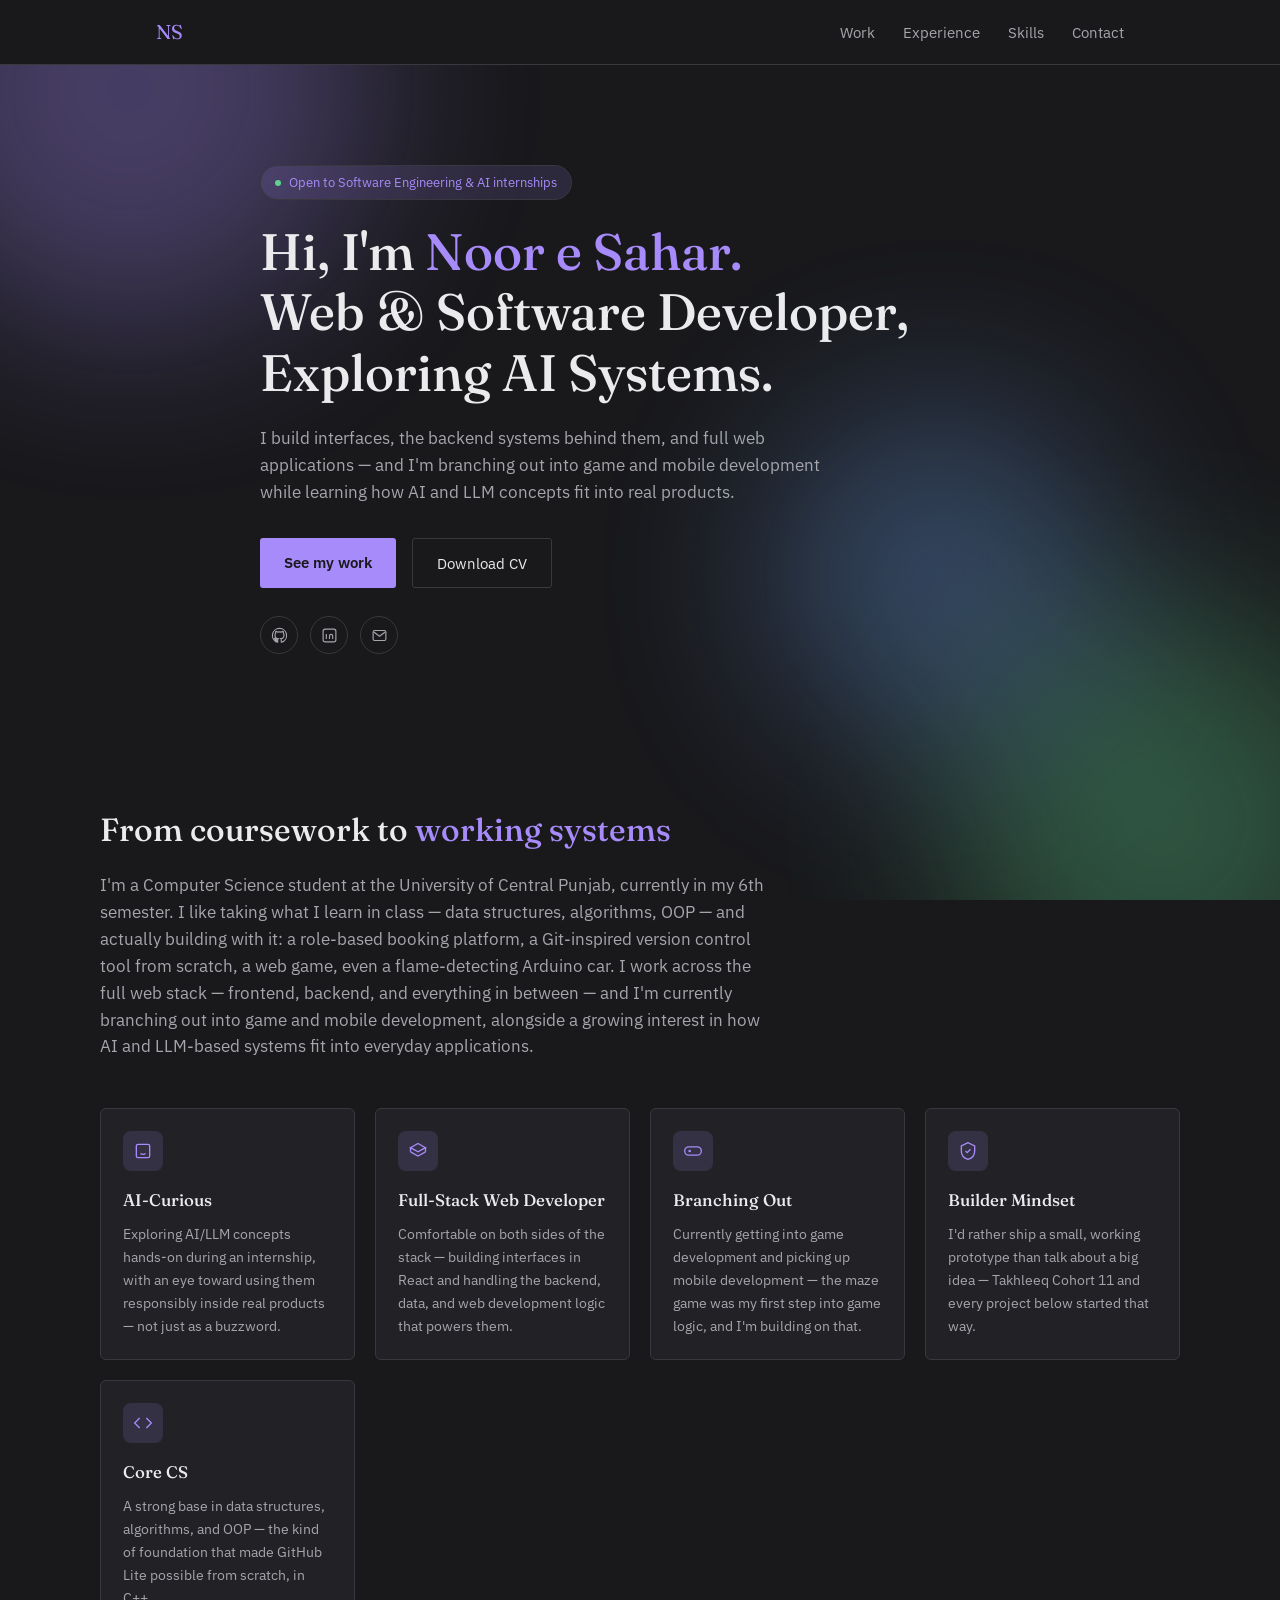
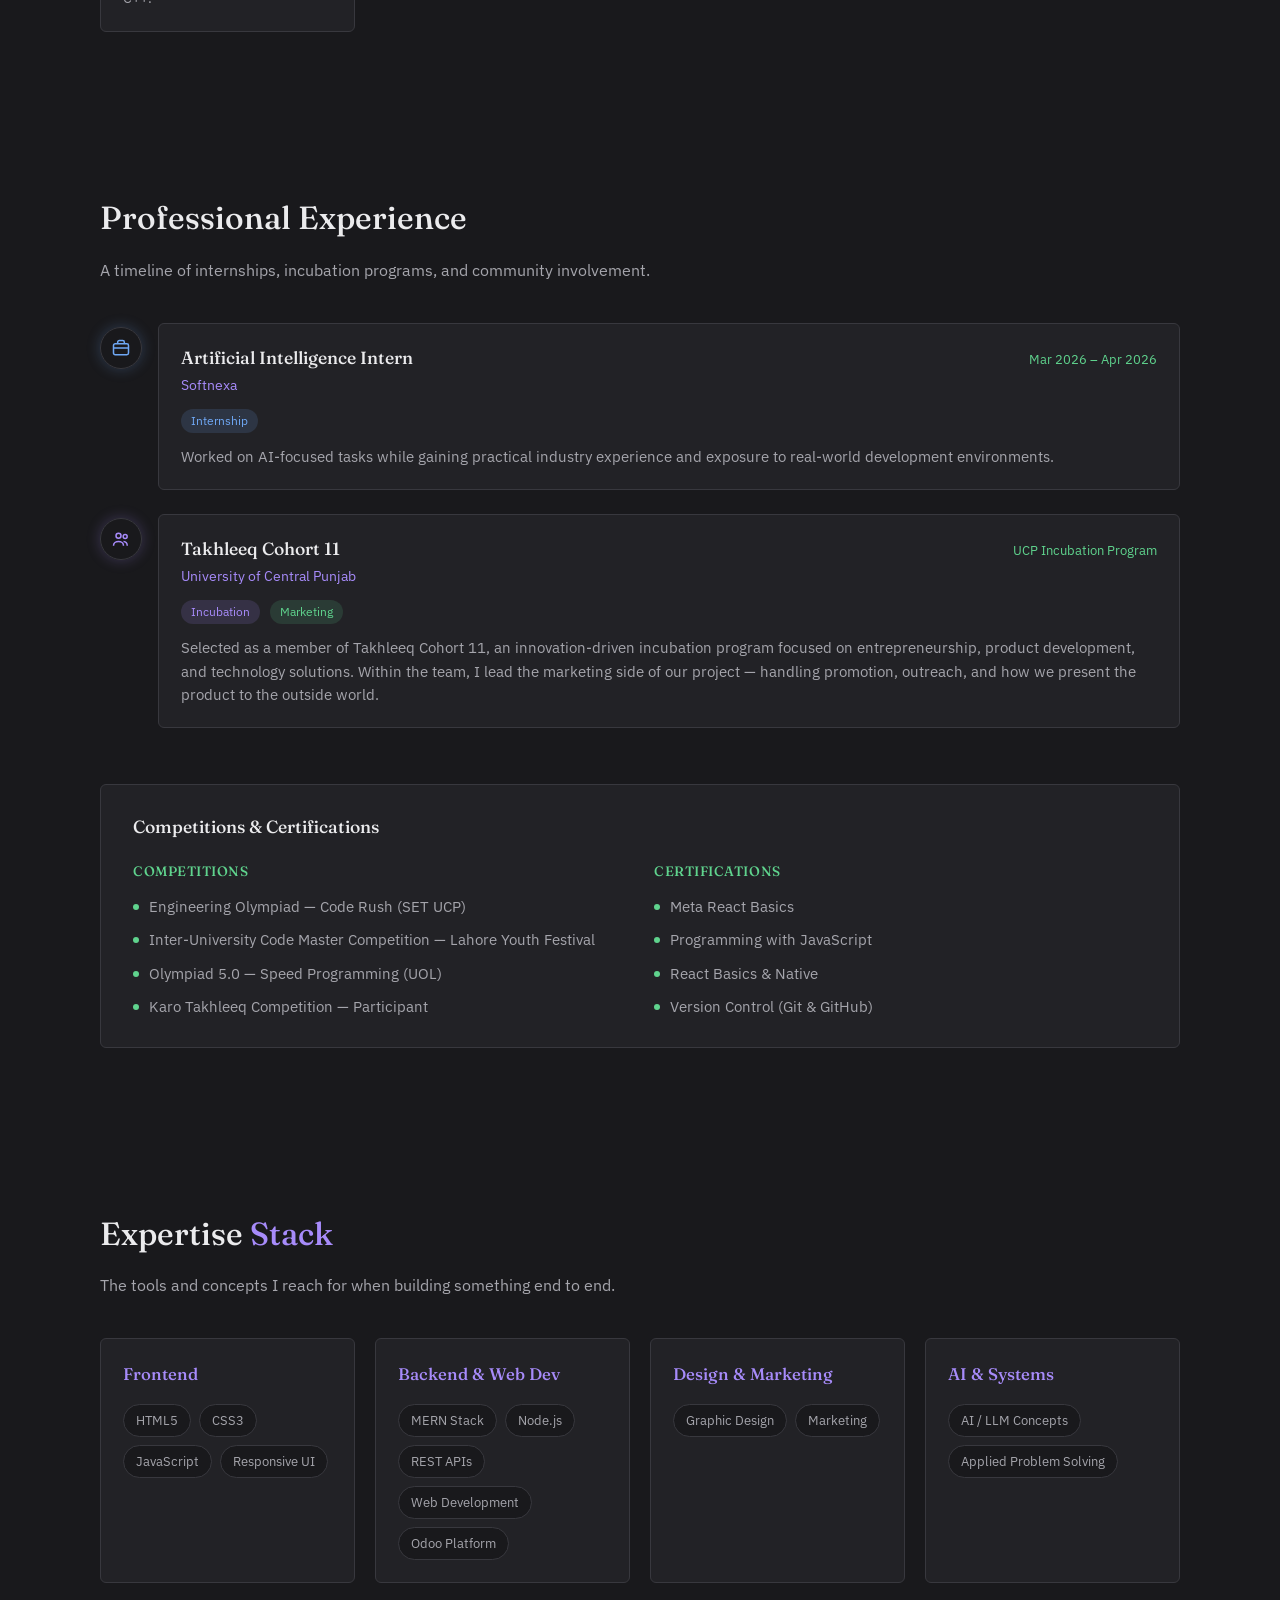
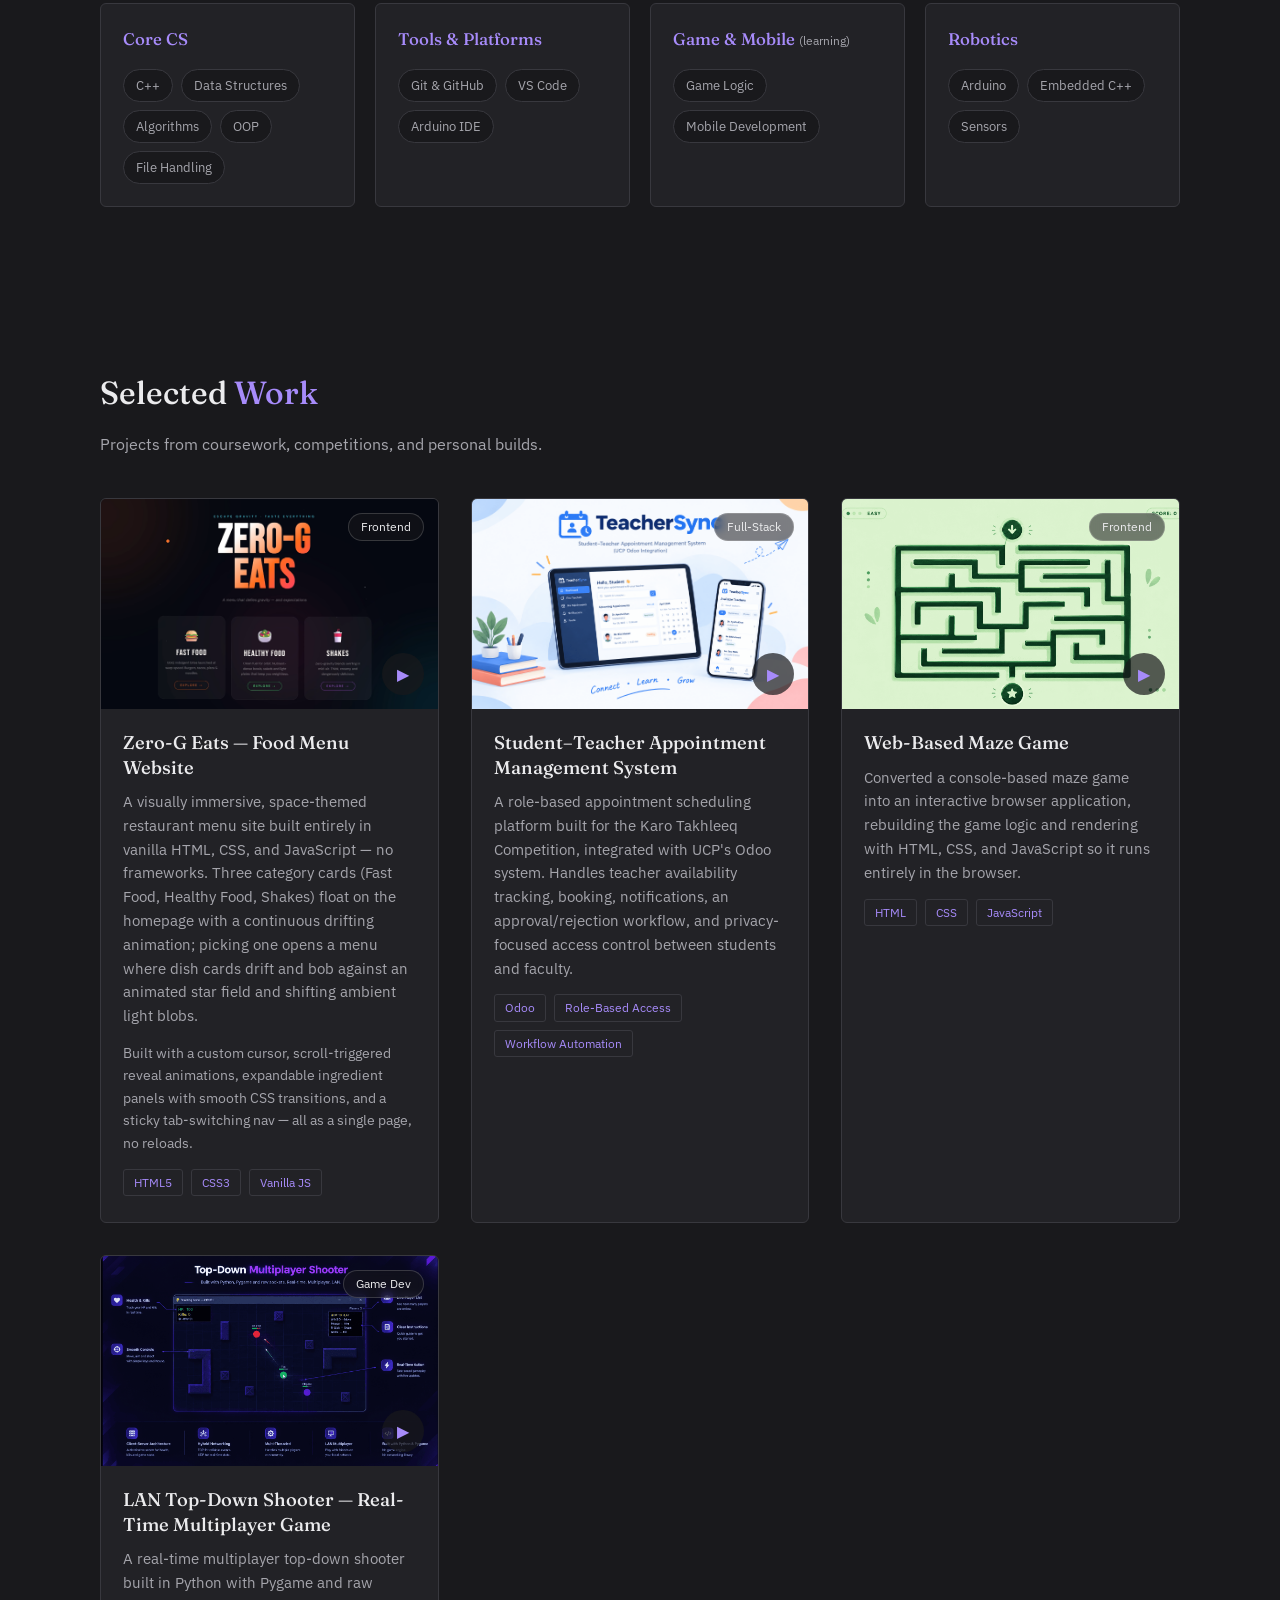
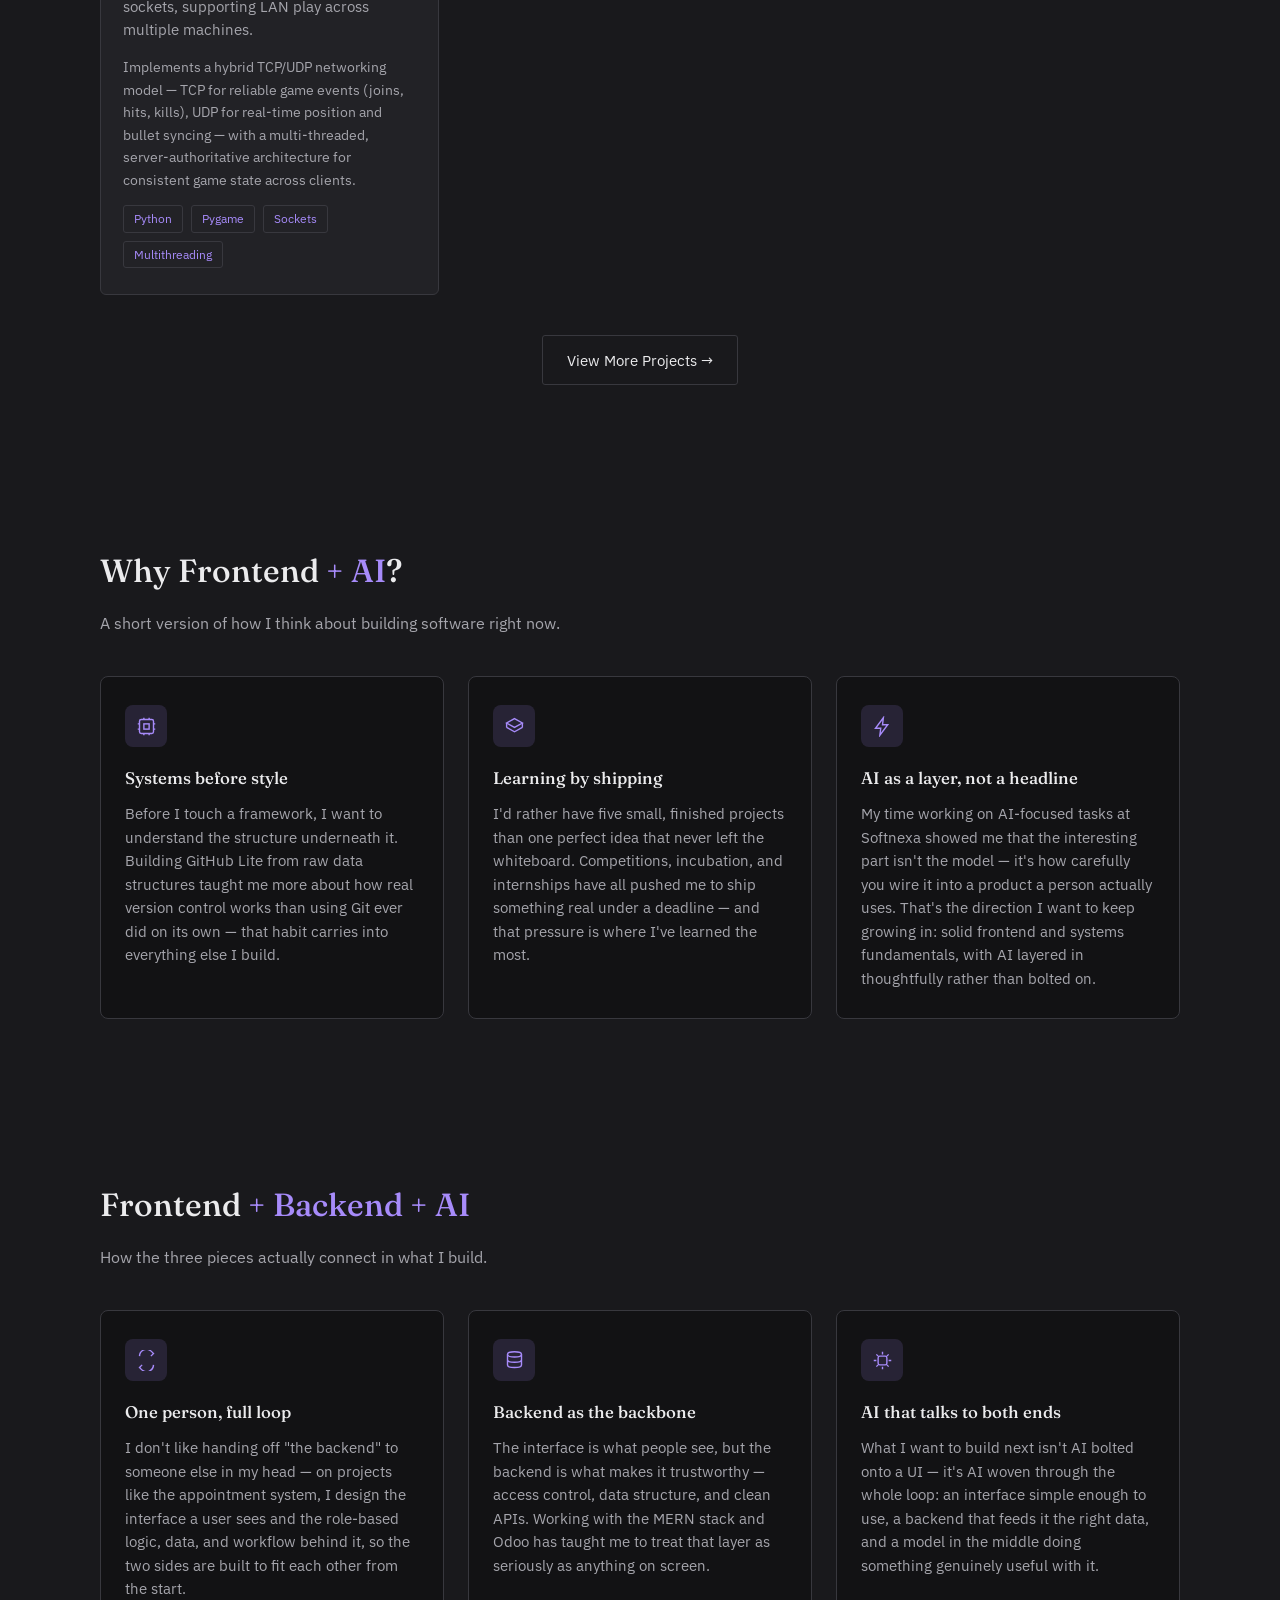
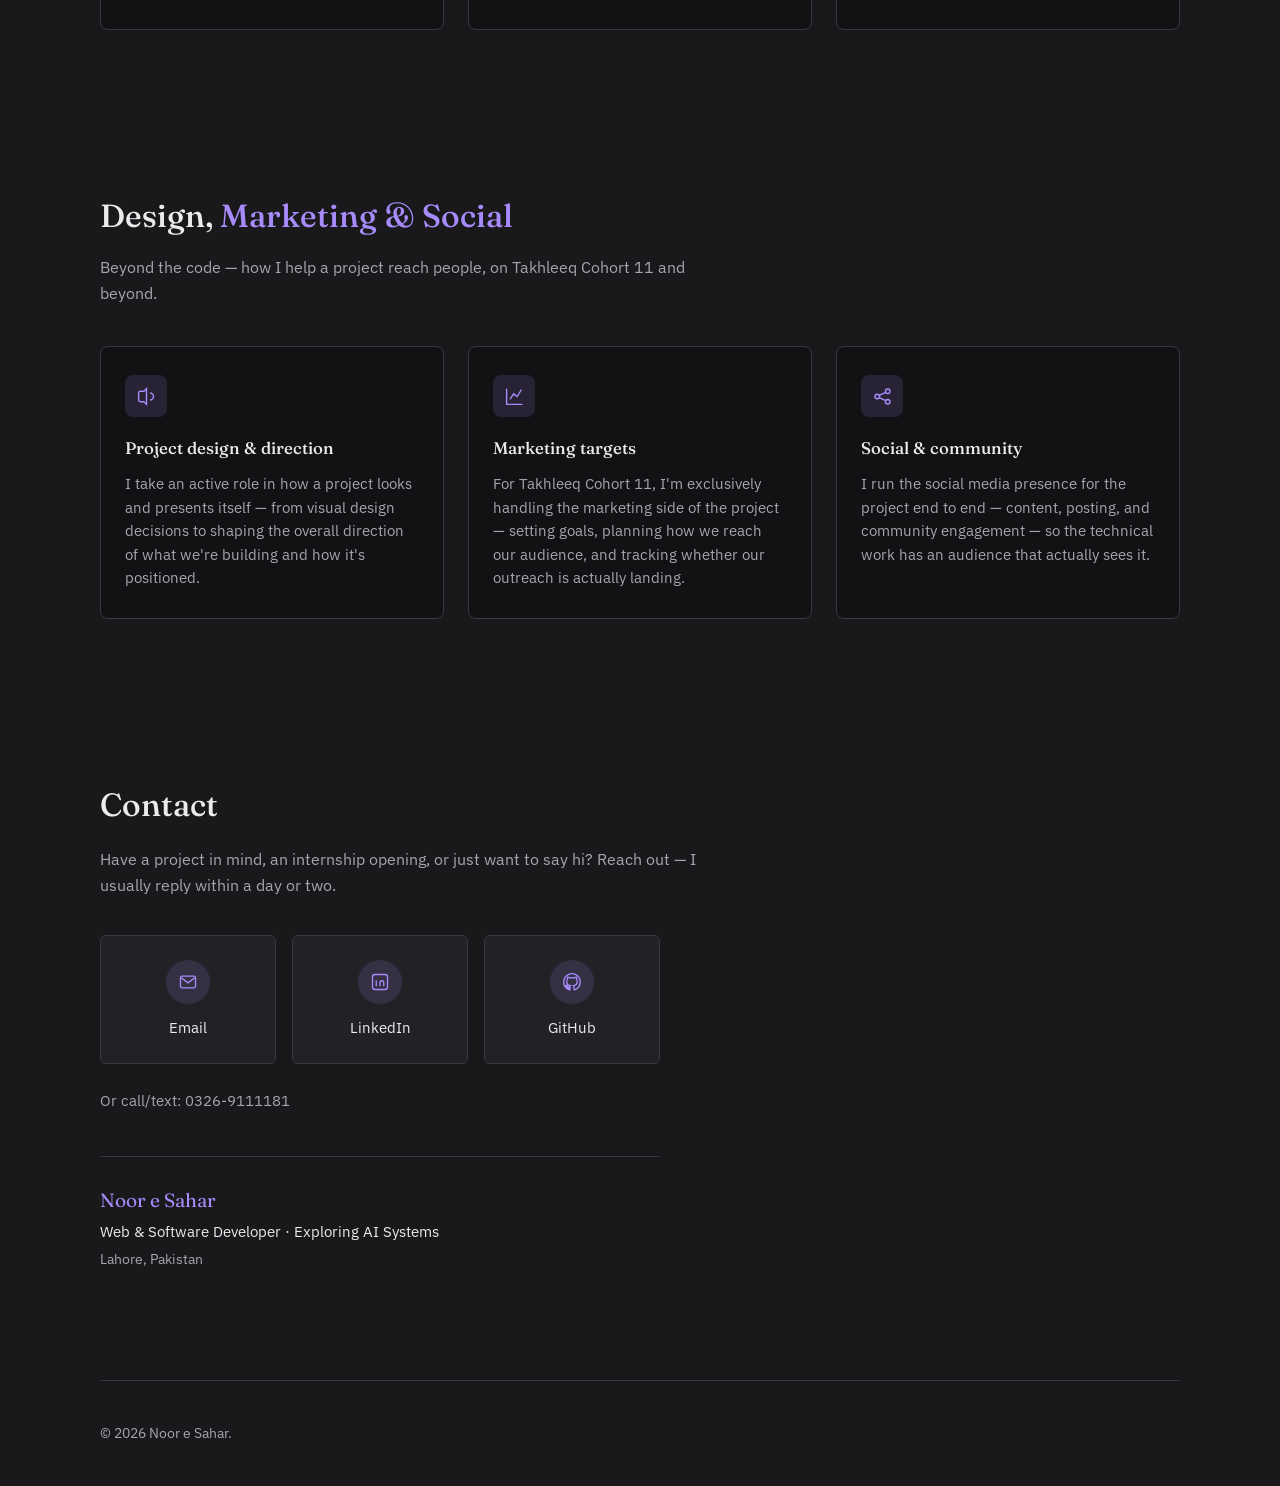
<file: index.html>
<!DOCTYPE html>
<html lang="en">
<head>
<meta charset="UTF-8">
<meta name="viewport" content="width=device-width, initial-scale=1.0, viewport-fit=cover">
<title>Noor e Sahar — Portfolio</title>
<meta name="description" content="Portfolio of Noor e Sahar — Computer Science undergraduate and aspiring Software Engineering / AI Intern. Projects, experience, and contact.">
<link rel="preconnect" href="https://fonts.googleapis.com">
<link rel="preconnect" href="https://fonts.gstatic.com" crossorigin>
<link href="https://fonts.googleapis.com/css2?family=Fraunces:opsz,wght@9..144,400;9..144,500;9..144,600&family=IBM+Plex+Sans:wght@400;500;600&display=swap" rel="stylesheet">
<link rel="stylesheet" href="style.css">
</head>
<body>

<div class="bg-animated" aria-hidden="true">
  <div class="bg-blob bg-blob-1"></div>
  <div class="bg-blob bg-blob-2"></div>
  <div class="bg-blob bg-blob-3"></div>
</div>

<header class="site-header">
  <div class="wrap header-inner">
    <a href="#top" class="logo">NS</a>
    <nav class="nav">
      <a href="#work">Work</a>
      <a href="#experience">Experience</a>
      <a href="#skills">Skills</a>
      <a href="#contact">Contact</a>
    </nav>
    <button class="nav-toggle" id="navToggle" aria-label="Toggle menu" aria-expanded="false">
      <span></span><span></span><span></span>
    </button>
  </div>
</header>

<main id="top">

  <!-- HERO -->
  <section class="hero wrap">
    <span class="hero-badge"><i class="dot"></i>Open to Software Engineering &amp; AI internships</span>
    <h1 class="hero-title">Hi, I'm <span>Noor e Sahar.</span><br>Web &amp; Software Developer,<br>Exploring AI Systems.</h1>
    <p class="hero-sub">I build interfaces, the backend systems behind them, and full web applications — and I'm branching out into game and mobile development while learning how AI and LLM concepts fit into real products.</p>
    <div class="hero-actions">
      <a href="#work" class="btn btn-primary">See my work</a>
      <a href="assets/cv.pdf" target="_blank" rel="noopener" class="btn btn-ghost">Download CV</a>
    </div>
    <div class="social-row">
      <a href="https://github.com/Saharenoor" target="_blank" rel="noopener" aria-label="GitHub" class="social-icon">
        <svg viewBox="0 0 24 24" fill="none" stroke="currentColor" stroke-width="1.6"><path d="M12 2a10 10 0 0 0-3.16 19.49c.5.1.68-.22.68-.48v-1.7c-2.78.6-3.37-1.34-3.37-1.34-.46-1.16-1.11-1.47-1.11-1.47-.9-.62.07-.6.07-.6 1 .07 1.53 1.03 1.53 1.03.9 1.52 2.34 1.08 2.91.83.09-.65.35-1.08.63-1.33-2.22-.25-4.56-1.11-4.56-4.94 0-1.09.39-1.98 1.03-2.68-.1-.25-.45-1.27.1-2.65 0 0 .84-.27 2.75 1.02a9.5 9.5 0 0 1 5 0c1.9-1.3 2.74-1.02 2.74-1.02.56 1.38.2 2.4.1 2.65.64.7 1.03 1.6 1.03 2.68 0 3.84-2.35 4.68-4.58 4.93.36.31.68.92.68 1.85v2.74c0 .27.18.58.69.48A10 10 0 0 0 12 2Z"/></svg>
      </a>
      <a href="https://linkedin.com/in/noor-e-sahar-529540300" target="_blank" rel="noopener" aria-label="LinkedIn" class="social-icon">
        <svg viewBox="0 0 24 24" fill="none" stroke="currentColor" stroke-width="1.6"><rect x="3" y="3" width="18" height="18" rx="3"/><path d="M7.5 10v7M7.5 7v.01M12 17v-4.2c0-1.5.9-2.3 2.1-2.3 1.2 0 2.4.8 2.4 2.3V17"/></svg>
      </a>
      <a href="mailto:saharenoor518@gmail.com" aria-label="Email" class="social-icon">
        <svg viewBox="0 0 24 24" fill="none" stroke="currentColor" stroke-width="1.6"><rect x="3" y="5" width="18" height="14" rx="2"/><path d="m4 7 8 6 8-6"/></svg>
      </a>
    </div>
  </section>

  <!-- ABOUT / PHILOSOPHY -->
  <section class="about wrap" id="about">
    <h2 class="section-num reveal">From coursework to <span class="accent-text">working systems</span></h2>
    <p class="about-lead reveal">I'm a Computer Science student at the University of Central Punjab, currently in my 6th semester. I like taking what I learn in class — data structures, algorithms, OOP — and actually building with it: a role-based booking platform, a Git-inspired version control tool from scratch, a web game, even a flame-detecting Arduino car. I work across the full web stack — frontend, backend, and everything in between — and I'm currently branching out into game and mobile development, alongside a growing interest in how AI and LLM-based systems fit into everyday applications.</p>

    <div class="feature-cards">
      <div class="feature-card reveal">
        <div class="feature-icon">
          <svg viewBox="0 0 24 24" fill="none" stroke="currentColor" stroke-width="1.6"><rect x="4" y="4" width="16" height="16" rx="2"/><path d="M9 9h.01M15 9h.01M9 15c.7.7 1.9 1 3 1s2.3-.3 3-1"/></svg>
        </div>
        <h3>AI-Curious</h3>
        <p>Exploring AI/LLM concepts hands-on during an internship, with an eye toward using them responsibly inside real products — not just as a buzzword.</p>
      </div>
      <div class="feature-card reveal">
        <div class="feature-icon">
          <svg viewBox="0 0 24 24" fill="none" stroke="currentColor" stroke-width="1.6"><path d="m12 3 9 5-9 5-9-5 9-5Z"/><path d="m3 13 9 5 9-5M3 8v5M21 8v5"/></svg>
        </div>
        <h3>Full-Stack Web Developer</h3>
        <p>Comfortable on both sides of the stack — building interfaces in React and handling the backend, data, and web development logic that powers them.</p>
      </div>
      <div class="feature-card reveal">
        <div class="feature-icon">
          <svg viewBox="0 0 24 24" fill="none" stroke="currentColor" stroke-width="1.6"><rect x="2" y="7" width="20" height="10" rx="5"/><circle cx="8" cy="12" r="1.6" fill="currentColor" stroke="none"/><path d="M14.5 10.5h.01M17 12h.01M15.7 13.5h.01"/></svg>
        </div>
        <h3>Branching Out</h3>
        <p>Currently getting into game development and picking up mobile development — the maze game was my first step into game logic, and I'm building on that.</p>
      </div>
      <div class="feature-card reveal">
        <div class="feature-icon">
          <svg viewBox="0 0 24 24" fill="none" stroke="currentColor" stroke-width="1.6"><path d="M12 2 4 6v6c0 5 3.4 8.7 8 10 4.6-1.3 8-5 8-10V6l-8-4Z"/><path d="m9 12 2 2 4-4"/></svg>
        </div>
        <h3>Builder Mindset</h3>
        <p>I'd rather ship a small, working prototype than talk about a big idea — Takhleeq Cohort 11 and every project below started that way.</p>
      </div>
      <div class="feature-card reveal">
        <div class="feature-icon">
          <svg viewBox="0 0 24 24" fill="none" stroke="currentColor" stroke-width="1.6"><path d="m8 6-6 6 6 6M16 6l6 6-6 6"/></svg>
        </div>
        <h3>Core CS</h3>
        <p>A strong base in data structures, algorithms, and OOP — the kind of foundation that made GitHub Lite possible from scratch, in C++.</p>
      </div>
    </div>
  </section>

  <!-- EXPERIENCE -->
  <section class="experience wrap" id="experience">
    <h2 class="section-num reveal">Professional Experience</h2>
    <p class="section-sub reveal">A timeline of internships, incubation programs, and community involvement.</p>

    <div class="timeline">
      <div class="timeline-item reveal">
        <div class="timeline-icon timeline-icon--blue">
          <svg viewBox="0 0 24 24" fill="none" stroke="currentColor" stroke-width="1.8"><rect x="3" y="7" width="18" height="13" rx="2"/><path d="M8 7V5a2 2 0 0 1 2-2h4a2 2 0 0 1 2 2v2M3 12h18"/></svg>
        </div>
        <div class="timeline-card">
          <div class="timeline-head">
            <h3>Artificial Intelligence Intern</h3>
            <span class="timeline-date">Mar 2026 – Apr 2026</span>
          </div>
          <p class="timeline-org">Softnexa</p>
          <span class="timeline-tag timeline-tag--blue">Internship</span>
          <p>Worked on AI-focused tasks while gaining practical industry experience and exposure to real-world development environments.</p>
        </div>
      </div>

      <div class="timeline-item reveal">
        <div class="timeline-icon timeline-icon--purple">
          <svg viewBox="0 0 24 24" fill="none" stroke="currentColor" stroke-width="1.8"><circle cx="9" cy="8" r="3"/><circle cx="17" cy="9" r="2.4"/><path d="M3 20c0-3 2.7-5 6-5s6 2 6 5M15 15c2.6.2 4.5 1.8 4.5 5"/></svg>
        </div>
        <div class="timeline-card">
          <div class="timeline-head">
            <h3>Takhleeq Cohort 11</h3>
            <span class="timeline-date">UCP Incubation Program</span>
          </div>
          <p class="timeline-org">University of Central Punjab</p>
          <span class="timeline-tag timeline-tag--purple">Incubation</span>
          <span class="timeline-tag timeline-tag--green">Marketing</span>
          <p>Selected as a member of Takhleeq Cohort 11, an innovation-driven incubation program focused on entrepreneurship, product development, and technology solutions. Within the team, I lead the marketing side of our project — handling promotion, outreach, and how we present the product to the outside world.</p>
        </div>
      </div>
    </div>

    <div class="achievements reveal">
      <h3 class="achievements-title">Competitions &amp; Certifications</h3>
      <div class="achievements-grid">
        <div>
          <h4 class="achievements-sub">Competitions</h4>
          <ul>
            <li>Engineering Olympiad — Code Rush (SET UCP)</li>
            <li>Inter-University Code Master Competition — Lahore Youth Festival</li>
            <li>Olympiad 5.0 — Speed Programming (UOL)</li>
            <li>Karo Takhleeq Competition — Participant</li>
          </ul>
        </div>
        <div>
          <h4 class="achievements-sub">Certifications</h4>
          <ul>
            <li>Meta React Basics</li>
            <li>Programming with JavaScript</li>
            <li>React Basics &amp; Native</li>
            <li>Version Control (Git &amp; GitHub)</li>
          </ul>
        </div>
      </div>
    </div>
  </section>

  <!-- SKILLS / EXPERTISE STACK -->
  <section class="skills-section wrap" id="skills">
    <h2 class="section-num reveal">Expertise <span class="accent-text">Stack</span></h2>
    <p class="section-sub reveal">The tools and concepts I reach for when building something end to end.</p>

    <div class="expertise-grid">
      <div class="expertise-card reveal">
        <h3 class="expertise-title">Frontend</h3>
        <div class="expertise-tags">
          <span>HTML5</span><span>CSS3</span><span>JavaScript</span><span>Responsive UI</span>
        </div>
      </div>
      <div class="expertise-card reveal">
        <h3 class="expertise-title">Backend &amp; Web Dev</h3>
        <div class="expertise-tags">
          <span>MERN Stack</span><span>Node.js</span><span>REST APIs</span><span>Web Development</span><span>Odoo Platform</span>
        </div>
      </div>
      <div class="expertise-card reveal">
        <h3 class="expertise-title">Design &amp; Marketing</h3>
        <div class="expertise-tags">
          <span>Graphic Design</span><span>Marketing</span>
        </div>
      </div>
      <div class="expertise-card reveal">
        <h3 class="expertise-title">AI &amp; Systems</h3>
        <div class="expertise-tags">
          <span>AI / LLM Concepts</span><span>Applied Problem Solving</span>
        </div>
      </div>
      <div class="expertise-card reveal">
        <h3 class="expertise-title">Core CS</h3>
        <div class="expertise-tags">
          <span>C++</span><span>Data Structures</span><span>Algorithms</span><span>OOP</span><span>File Handling</span>
        </div>
      </div>
      <div class="expertise-card reveal">
        <h3 class="expertise-title">Tools &amp; Platforms</h3>
        <div class="expertise-tags">
          <span>Git &amp; GitHub</span><span>VS Code</span><span>Arduino IDE</span>
        </div>
      </div>
      <div class="expertise-card reveal">
        <h3 class="expertise-title">Game &amp; Mobile <span class="expertise-note">(learning)</span></h3>
        <div class="expertise-tags">
          <span>Game Logic</span><span>Mobile Development</span>
        </div>
      </div>
      <div class="expertise-card reveal">
        <h3 class="expertise-title">Robotics</h3>
        <div class="expertise-tags">
          <span>Arduino</span><span>Embedded C++</span><span>Sensors</span>
        </div>
      </div>
    </div>
  </section>

  <!-- SELECTED WORK -->
  <section class="work wrap" id="work">
    <h2 class="section-num reveal">Selected <span class="accent-text">Work</span></h2>
    <p class="section-sub reveal">Projects from coursework, competitions, and personal builds.</p>

    <div class="projects" id="projectGrid">

      <!-- Zero-G Eats -->
      <article class="project reveal">
        <div class="project-media project-media--frontend" data-video-type="local" data-video="assets/videos/zero_geats.mp4" data-video-title="Zero-G Eats — demo">
          <span class="project-category">Frontend</span>

          <img class="project-thumb" src="assets/images/zero_geats.png" alt="Zero-G Eats screenshot">
          <button class="project-play" aria-label="Play Zero-G Eats video">▶</button>
        </div>
        <div class="project-body">
          <h3>Zero-G Eats — Food Menu Website</h3>
          <p>A visually immersive, space-themed restaurant menu site built entirely in vanilla HTML, CSS, and JavaScript — no frameworks. Three category cards (Fast Food, Healthy Food, Shakes) float on the homepage with a continuous drifting animation; picking one opens a menu where dish cards drift and bob against an animated star field and shifting ambient light blobs.</p>
          <p class="project-detail">Built with a custom cursor, scroll-triggered reveal animations, expandable ingredient panels with smooth CSS transitions, and a sticky tab-switching nav — all as a single page, no reloads.</p>
          <div class="project-tags">
            <span>HTML5</span><span>CSS3</span><span>Vanilla JS</span>
          </div>
        </div>
      </article>

      <!-- Appointment System -->
      <article class="project reveal">
        <div class="project-media project-media--fullstack" data-video-type="local" data-video="assets/videos/odoo_appoint.mp4" data-video-title="Appointment System — demo">
          <span class="project-category">Full-Stack</span>
          <img class="project-thumb" src="assets/images/odoo_appoint.png" alt="Appointment system screenshot">
          
          <button class="project-play" aria-label="Play Appointment System video">▶</button>
        </div>
        <div class="project-body">
          <h3>Student–Teacher Appointment Management System</h3>
          <p>A role-based appointment scheduling platform built for the Karo Takhleeq Competition, integrated with UCP's Odoo system. Handles teacher availability tracking, booking, notifications, an approval/rejection workflow, and privacy-focused access control between students and faculty.</p>
          <div class="project-tags">
            <span>Odoo</span><span>Role-Based Access</span><span>Workflow Automation</span>
          </div>
        </div>
      </article>

      <!-- Maze Game -->
      <article class="project reveal">
        <div class="project-media project-media--frontend" data-video-type="local" data-video="assets/videos/Maze_game.mp4" data-video-title="Maze Game — demo">
          <span class="project-category">Frontend</span>
          <img class="project-thumb" src="assets/images/Maze_cut.png" alt="Maze game screenshot">
          <button class="project-play" aria-label="Play Maze Game video">▶</button>
        </div>
        <div class="project-body">
          <h3>Web-Based Maze Game</h3>
          <p>Converted a console-based maze game into an interactive browser application, rebuilding the game logic and rendering with HTML, CSS, and JavaScript so it runs entirely in the browser.</p>
          <div class="project-tags">
            <span>HTML</span><span>CSS</span><span>JavaScript</span>
          </div>
        </div>
      </article>

      <!-- LAN Shooter -->
      <article class="project reveal">
        <div class="project-media project-media--core" data-video-type="local" data-video="assets/videos/shootinggame.mp4" data-video-title="LAN Top-Down Shooter — demo">
          <span class="project-category">Game Dev</span>
          <img class="project-thumb" src="assets/images/shooter.png" alt="LAN top-down shooter screenshot">
          <button class="project-play" aria-label="Play LAN Top-Down Shooter video">▶</button>
        </div>
        <div class="project-body">
          <h3>LAN Top-Down Shooter — Real-Time Multiplayer Game</h3>
          <p>A real-time multiplayer top-down shooter built in Python with Pygame and raw sockets, supporting LAN play across multiple machines.</p>
          <p class="project-detail">Implements a hybrid TCP/UDP networking model — TCP for reliable game events (joins, hits, kills), UDP for real-time position and bullet syncing — with a multi-threaded, server-authoritative architecture for consistent game state across clients.</p>
          <div class="project-tags">
            <span>Python</span><span>Pygame</span><span>Sockets</span><span>Multithreading</span>
          </div>
        </div>
      </article>

    </div>

    <div class="work-more reveal">
      <a href="projects.html" class="btn btn-ghost">View More Projects →</a>
    </div>
  </section>

  <!-- WHY -->
  <section class="why wrap" id="approach">
    <h2 class="section-num reveal">Why Frontend <span class="accent-text">+ AI</span>?</h2>
    <p class="section-sub reveal">A short version of how I think about building software right now.</p>

    <div class="why-blocks">
      <div class="why-block reveal">
        <div class="why-icon">
          <svg viewBox="0 0 24 24" fill="none" stroke="currentColor" stroke-width="1.6"><rect x="4" y="4" width="16" height="16" rx="2"/><rect x="9" y="9" width="6" height="6"/><path d="M2 9h2M2 15h2M20 9h2M20 15h2M9 2v2M15 2v2M9 20v2M15 20v2"/></svg>
        </div>
        <h3>Systems before style</h3>
        <p>Before I touch a framework, I want to understand the structure underneath it. Building GitHub Lite from raw data structures taught me more about how real version control works than using Git ever did on its own — that habit carries into everything else I build.</p>
      </div>
      <div class="why-block reveal">
        <div class="why-icon">
          <svg viewBox="0 0 24 24" fill="none" stroke="currentColor" stroke-width="1.6"><path d="m12 3 9 5-9 5-9-5 9-5Z"/><path d="m3 13 9 5 9-5M3 8v5M21 8v5"/></svg>
        </div>
        <h3>Learning by shipping</h3>
        <p>I'd rather have five small, finished projects than one perfect idea that never left the whiteboard. Competitions, incubation, and internships have all pushed me to ship something real under a deadline — and that pressure is where I've learned the most.</p>
      </div>
      <div class="why-block reveal">
        <div class="why-icon">
          <svg viewBox="0 0 24 24" fill="none" stroke="currentColor" stroke-width="1.6"><path d="M13 2 4 14h6l-1 8 9-12h-6l1-8Z"/></svg>
        </div>
        <h3>AI as a layer, not a headline</h3>
        <p>My time working on AI-focused tasks at Softnexa showed me that the interesting part isn't the model — it's how carefully you wire it into a product a person actually uses. That's the direction I want to keep growing in: solid frontend and systems fundamentals, with AI layered in thoughtfully rather than bolted on.</p>
      </div>
    </div>
  </section>

  <!-- FRONTEND + BACKEND + AI -->
  <section class="why wrap" id="fullstack-ai">
    <h2 class="section-num reveal">Frontend <span class="accent-text">+ Backend + AI</span></h2>
    <p class="section-sub reveal">How the three pieces actually connect in what I build.</p>

    <div class="why-blocks">
      <div class="why-block reveal">
        <div class="why-icon">
          <svg viewBox="0 0 24 24" fill="none" stroke="currentColor" stroke-width="1.6"><path d="M4 7a8 8 0 0 1 13-6M20 17a8 8 0 0 1-13 6"/><path d="m17 1 3 3-3 3M7 23l-3-3 3-3"/></svg>
        </div>
        <h3>One person, full loop</h3>
        <p>I don't like handing off "the backend" to someone else in my head — on projects like the appointment system, I design the interface a user sees and the role-based logic, data, and workflow behind it, so the two sides are built to fit each other from the start.</p>
      </div>
      <div class="why-block reveal">
        <div class="why-icon">
          <svg viewBox="0 0 24 24" fill="none" stroke="currentColor" stroke-width="1.6"><ellipse cx="12" cy="5" rx="8" ry="3"/><path d="M4 5v6c0 1.7 3.6 3 8 3s8-1.3 8-3V5M4 11v6c0 1.7 3.6 3 8 3s8-1.3 8-3v-6"/></svg>
        </div>
        <h3>Backend as the backbone</h3>
        <p>The interface is what people see, but the backend is what makes it trustworthy — access control, data structure, and clean APIs. Working with the MERN stack and Odoo has taught me to treat that layer as seriously as anything on screen.</p>
      </div>
      <div class="why-block reveal">
        <div class="why-icon">
          <svg viewBox="0 0 24 24" fill="none" stroke="currentColor" stroke-width="1.6"><rect x="7" y="7" width="10" height="10" rx="2"/><path d="M12 2v3M12 19v3M2 12h3M19 12h3M5 5l2 2M17 17l2 2M19 5l-2 2M5 19l2-2"/></svg>
        </div>
        <h3>AI that talks to both ends</h3>
        <p>What I want to build next isn't AI bolted onto a UI — it's AI woven through the whole loop: an interface simple enough to use, a backend that feeds it the right data, and a model in the middle doing something genuinely useful with it.</p>
      </div>
    </div>
  </section>

  <!-- DESIGN, MARKETING & SOCIAL -->
  <section class="why wrap" id="marketing">
    <h2 class="section-num reveal">Design, <span class="accent-text">Marketing &amp; Social</span></h2>
    <p class="section-sub reveal">Beyond the code — how I help a project reach people, on Takhleeq Cohort 11 and beyond.</p>

    <div class="why-blocks">
      <div class="why-block reveal">
        <div class="why-icon">
          <svg viewBox="0 0 24 24" fill="none" stroke="currentColor" stroke-width="1.6"><path d="M3 16V8a2 2 0 0 1 2-2h4l3-3v18l-3-3H5a2 2 0 0 1-2-2Z"/><path d="M16 8a4 4 0 0 1 0 8"/></svg>
        </div>
        <h3>Project design &amp; direction</h3>
        <p>I take an active role in how a project looks and presents itself — from visual design decisions to shaping the overall direction of what we're building and how it's positioned.</p>
      </div>
      <div class="why-block reveal">
        <div class="why-icon">
          <svg viewBox="0 0 24 24" fill="none" stroke="currentColor" stroke-width="1.6"><path d="M3 3v18h18"/><path d="m7 15 4-6 4 3 5-8"/></svg>
        </div>
        <h3>Marketing targets</h3>
        <p>For Takhleeq Cohort 11, I'm exclusively handling the marketing side of the project — setting goals, planning how we reach our audience, and tracking whether our outreach is actually landing.</p>
      </div>
      <div class="why-block reveal">
        <div class="why-icon">
          <svg viewBox="0 0 24 24" fill="none" stroke="currentColor" stroke-width="1.6"><circle cx="6" cy="12" r="2.6"/><circle cx="18" cy="6" r="2.6"/><circle cx="18" cy="18" r="2.6"/><path d="m8.3 10.8 7.4-3.6M8.3 13.2l7.4 3.6"/></svg>
        </div>
        <h3>Social &amp; community</h3>
        <p>I run the social media presence for the project end to end — content, posting, and community engagement — so the technical work has an audience that actually sees it.</p>
      </div>
    </div>
  </section>

  <!-- CONTACT -->
  <section class="contact wrap" id="contact">
    <h2 class="section-num reveal">Contact</h2>
    <p class="contact-lead reveal">Have a project in mind, an internship opening, or just want to say hi? Reach out — I usually reply within a day or two.</p>

    <div class="contact-icon-grid reveal">
      <a href="mailto:saharenoor518@gmail.com" class="contact-icon-card">
        <span class="contact-icon-circle">
          <svg viewBox="0 0 24 24" fill="none" stroke="currentColor" stroke-width="1.6"><rect x="3" y="5" width="18" height="14" rx="2"/><path d="m4 7 8 6 8-6"/></svg>
        </span>
        <span>Email</span>
      </a>
      <a href="https://linkedin.com/in/noor-e-sahar-529540300" target="_blank" rel="noopener" class="contact-icon-card">
        <span class="contact-icon-circle">
          <svg viewBox="0 0 24 24" fill="none" stroke="currentColor" stroke-width="1.6"><rect x="3" y="3" width="18" height="18" rx="3"/><path d="M7.5 10v7M7.5 7v.01M12 17v-4.2c0-1.5.9-2.3 2.1-2.3 1.2 0 2.4.8 2.4 2.3V17"/></svg>
        </span>
        <span>LinkedIn</span>
      </a>
      <a href="https://github.com/Saharenoor" target="_blank" rel="noopener" class="contact-icon-card">
        <span class="contact-icon-circle">
          <svg viewBox="0 0 24 24" fill="none" stroke="currentColor" stroke-width="1.6"><path d="M12 2a10 10 0 0 0-3.16 19.49c.5.1.68-.22.68-.48v-1.7c-2.78.6-3.37-1.34-3.37-1.34-.46-1.16-1.11-1.47-1.11-1.47-.9-.62.07-.6.07-.6 1 .07 1.53 1.03 1.53 1.03.9 1.52 2.34 1.08 2.91.83.09-.65.35-1.08.63-1.33-2.22-.25-4.56-1.11-4.56-4.94 0-1.09.39-1.98 1.03-2.68-.1-.25-.45-1.27.1-2.65 0 0 .84-.27 2.75 1.02a9.5 9.5 0 0 1 5 0c1.9-1.3 2.74-1.02 2.74-1.02.56 1.38.2 2.4.1 2.65.64.7 1.03 1.6 1.03 2.68 0 3.84-2.35 4.68-4.58 4.93.36.31.68.92.68 1.85v2.74c0 .27.18.58.69.48A10 10 0 0 0 12 2Z"/></svg>
        </span>
        <span>GitHub</span>
      </a>
    </div>

    <p class="contact-phone reveal">Or call/text: <a href="tel:+923269111181">0326-9111181</a></p>

    <div class="contact-signature reveal">
      <p class="signature-name">Noor e Sahar</p>
      <p class="signature-role">Web &amp; Software Developer · Exploring AI Systems</p>
      <p class="signature-loc">Lahore, Pakistan</p>
    </div>
  </section>

</main>

<footer class="site-footer wrap">
  <p>© 2026 Noor e Sahar.</p>
</footer>

<!-- Video modal: opens when a project's play button is clicked -->
<div class="video-modal" id="videoModal" aria-hidden="true">
  <div class="video-modal-inner">
    <button class="video-close" id="videoClose" aria-label="Close video">✕</button>
    <p class="video-modal-title" id="videoModalTitle"></p>
    <div class="video-frame-wrap">
      <iframe id="videoFrameYoutube" src="" title="Project video" frameborder="0"
        allow="accelerometer; autoplay; clipboard-write; encrypted-media; gyroscope; picture-in-picture"
        allowfullscreen hidden></iframe>
      <video id="videoFrameLocal" controls hidden></video>
      <p class="video-modal-empty" id="videoModalEmpty" hidden>No video has been added yet — check back soon!</p>
    </div>
  </div>
</div>

<script src="script.js"></script>
</body>
</html>
</file>
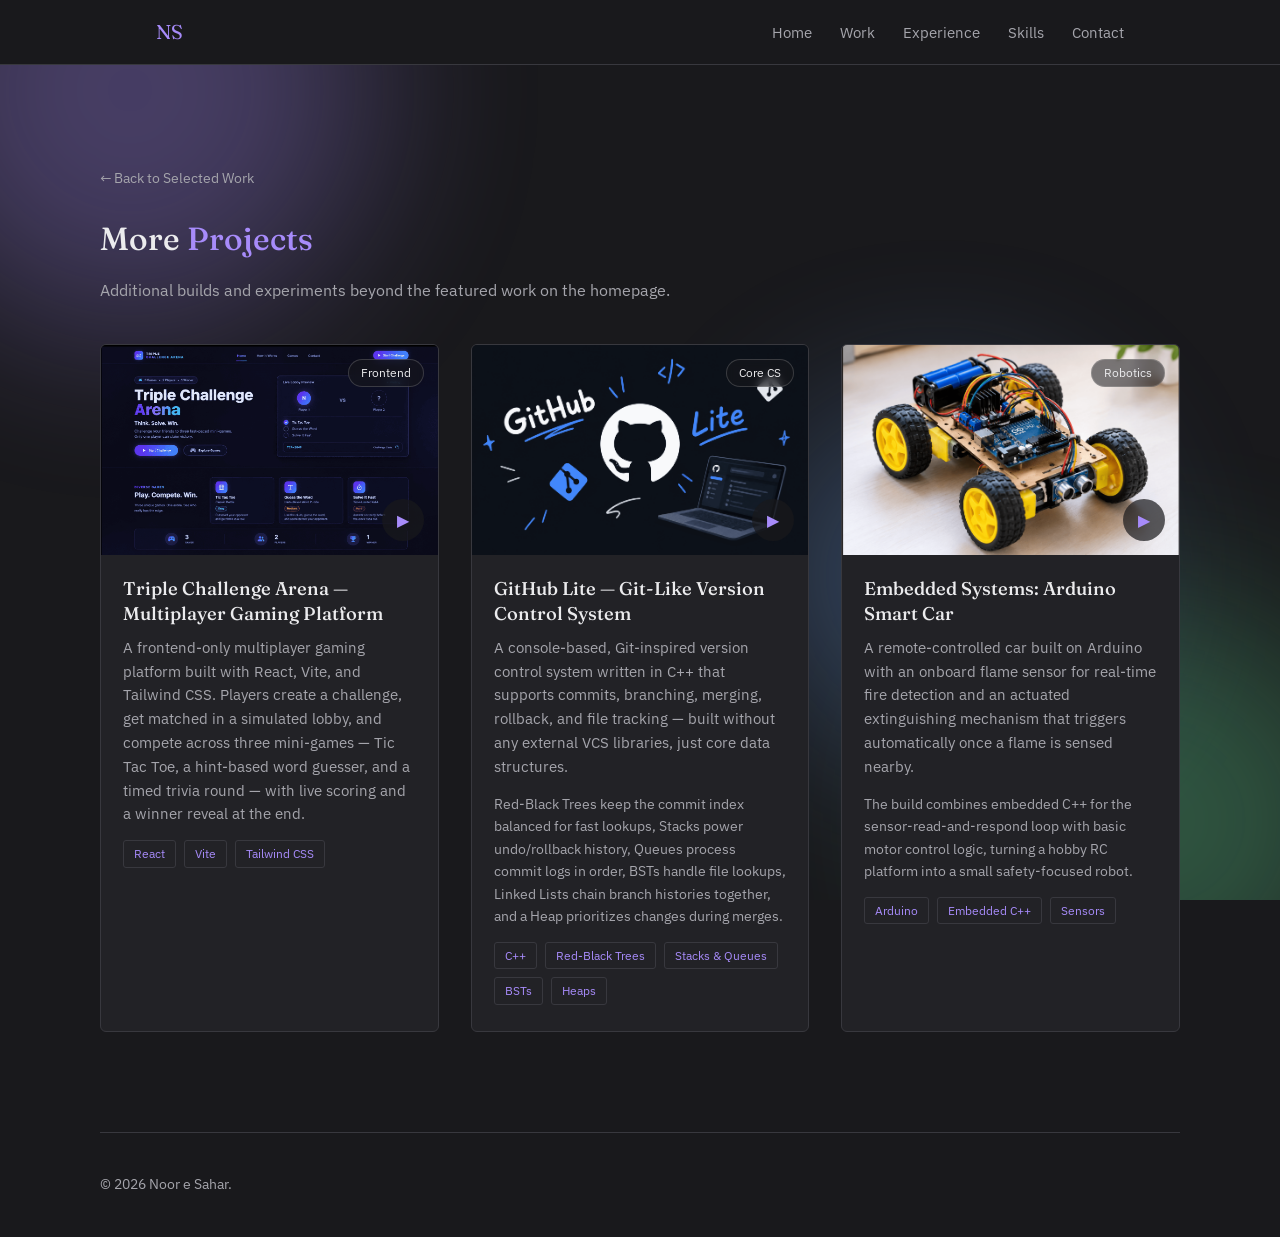
<file: projects.html>
<!DOCTYPE html>
<html lang="en">
<head>
<meta charset="UTF-8">
<meta name="viewport" content="width=device-width, initial-scale=1.0, viewport-fit=cover">
<title>More Projects — Noor e Sahar</title>
<meta name="description" content="More projects by Noor e Sahar — Triple Challenge Arena, GitHub Lite, and Arduino Smart Car.">
<link rel="preconnect" href="https://fonts.googleapis.com">
<link rel="preconnect" href="https://fonts.gstatic.com" crossorigin>
<link href="https://fonts.googleapis.com/css2?family=Fraunces:opsz,wght@9..144,400;9..144,500;9..144,600&family=IBM+Plex+Sans:wght@400;500;600&display=swap" rel="stylesheet">
<link rel="stylesheet" href="style.css">
</head>
<body>

<div class="bg-animated" aria-hidden="true">
  <div class="bg-blob bg-blob-1"></div>
  <div class="bg-blob bg-blob-2"></div>
  <div class="bg-blob bg-blob-3"></div>
</div>

<header class="site-header">
  <div class="wrap header-inner">
    <a href="index.html" class="logo">NS</a>
    <nav class="nav">
      <a href="index.html">Home</a>
      <a href="index.html#work">Work</a>
      <a href="index.html#experience">Experience</a>
      <a href="index.html#skills">Skills</a>
      <a href="index.html#contact">Contact</a>
    </nav>
    <button class="nav-toggle" id="navToggle" aria-label="Toggle menu" aria-expanded="false">
      <span></span><span></span><span></span>
    </button>
  </div>
</header>

<main id="top">

  <!-- MORE PROJECTS -->
  <section class="more-work wrap" id="more-work">
    <a href="index.html#work" class="back-link reveal">← Back to Selected Work</a>
    <h2 class="section-num reveal">More <span class="accent-text">Projects</span></h2>
    <p class="section-sub reveal">Additional builds and experiments beyond the featured work on the homepage.</p>

    <div class="projects" id="moreProjectGrid">

      <!-- Triple Challenge Arena -->
      <article class="project reveal">
        <div class="project-media project-media--frontend" data-video-type="local" data-video="assets/videos/triplearena.mp4" data-video-title="Triple Challenge Arena — demo">
          <span class="project-category">Frontend</span>
          <img class="project-thumb" src="assets/images/triplearena.png" alt="Triple Challenge Arena screenshot">
          <button class="project-play" aria-label="Play Triple Challenge Arena video">▶</button>
        </div>
        <div class="project-body">
          <h3>Triple Challenge Arena — Multiplayer Gaming Platform</h3>
          <p>A frontend-only multiplayer gaming platform built with React, Vite, and Tailwind CSS. Players create a challenge, get matched in a simulated lobby, and compete across three mini-games — Tic Tac Toe, a hint-based word guesser, and a timed trivia round — with live scoring and a winner reveal at the end.</p>
          <div class="project-tags">
            <span>React</span><span>Vite</span><span>Tailwind CSS</span>
          </div>
        </div>
      </article>

      <!-- GitHub Lite -->
      <article class="project reveal">
        <div class="project-media project-media--core" data-video-type="local" data-video="assets/videos/github_lite.mp4" data-video-title="GitHub Lite — demo">
          <span class="project-category">Core CS</span>
          <img class="project-thumb" src="assets/images/Githublite.png" alt="GitHub Lite screenshot">
          <button class="project-play" aria-label="Play GitHub Lite video">▶</button>
        </div>
        <div class="project-body">
          <h3>GitHub Lite — Git-Like Version Control System</h3>
          <p>A console-based, Git-inspired version control system written in C++ that supports commits, branching, merging, rollback, and file tracking — built without any external VCS libraries, just core data structures.</p>
          <p class="project-detail">Red-Black Trees keep the commit index balanced for fast lookups, Stacks power undo/rollback history, Queues process commit logs in order, BSTs handle file lookups, Linked Lists chain branch histories together, and a Heap prioritizes changes during merges.</p>
          <div class="project-tags">
            <span>C++</span><span>Red-Black Trees</span><span>Stacks &amp; Queues</span><span>BSTs</span><span>Heaps</span>
          </div>
        </div>
      </article>

      <!-- Arduino Car -->
      <article class="project reveal">
        <div class="project-media project-media--robotics" data-video-type="local" data-video="assets/videos/arduino_car.mp4" data-video-title="Arduino Smart Car — demo">
          <span class="project-category">Robotics</span>
          <img class="project-thumb" src="assets/images/arduino_car.png" alt="Arduino smart car photo">
          <button class="project-play" aria-label="Play Arduino Smart Car video">▶</button>
        </div>
        <div class="project-body">
          <h3>Embedded Systems: Arduino Smart Car</h3>
          <p>A remote-controlled car built on Arduino with an onboard flame sensor for real-time fire detection and an actuated extinguishing mechanism that triggers automatically once a flame is sensed nearby.</p>
          <p class="project-detail">The build combines embedded C++ for the sensor-read-and-respond loop with basic motor control logic, turning a hobby RC platform into a small safety-focused robot.</p>
          <div class="project-tags">
            <span>Arduino</span><span>Embedded C++</span><span>Sensors</span>
          </div>
        </div>
      </article>

    </div>
  </section>

</main>

<footer class="site-footer wrap">
  <p>© 2026 Noor e Sahar.</p>
</footer>

<!-- Video modal: opens when a project's play button is clicked -->
<div class="video-modal" id="videoModal" aria-hidden="true">
  <div class="video-modal-inner">
    <button class="video-close" id="videoClose" aria-label="Close video">✕</button>
    <p class="video-modal-title" id="videoModalTitle"></p>
    <div class="video-frame-wrap">
      <iframe id="videoFrameYoutube" src="" title="Project video" frameborder="0"
        allow="accelerometer; autoplay; clipboard-write; encrypted-media; gyroscope; picture-in-picture"
        allowfullscreen hidden></iframe>
      <video id="videoFrameLocal" controls hidden></video>
      <p class="video-modal-empty" id="videoModalEmpty" hidden>No video has been added yet — check back soon!</p>
    </div>
  </div>
</div>

<script src="script.js"></script>
</body>
</html>
</file>
<file: style.css>
:root {
  --bg: #19191C;
  --bg-raised: #222226;
  --bg-deep: #121214;
  --ink: #EBEBED;
  --ink-dim: #A5A5AC;
  --accent: #A78BFA;
  --accent-dim: #7C6BAE;
  --accent-soft: rgba(167, 139, 250, 0.14);
  --green: #5FD38D;
  --blue: #6FA8F5;
  --line: #38383E;
  --serif: 'Fraunces', Georgia, serif;
  --sans: 'IBM Plex Sans', -apple-system, BlinkMacSystemFont, sans-serif;
  --wrap: 1080px;
}

* { box-sizing: border-box; min-width: 0; }
html { scroll-behavior: smooth; scroll-padding-top: 80px; max-width: 100vw; }

body {
  margin: 0;
  background: var(--bg);
  color: var(--ink);
  font-family: var(--sans);
  line-height: 1.6;
  -webkit-font-smoothing: antialiased;
  overflow-x: hidden;
  max-width: 100vw;
  overflow-wrap: break-word;
  word-wrap: break-word;
}

img, svg { max-width: 100%; }

.wrap {
  max-width: var(--wrap);
  margin: 0 auto;
  padding: 0 clamp(24px, 6vw, 56px);
}

a { color: inherit; text-decoration: none; }
a:focus-visible, button:focus-visible { outline: 2px solid var(--accent); outline-offset: 3px; }

section[id] { scroll-margin-top: 80px; }

h1, h2, h3, h4 { font-family: var(--serif); font-weight: 500; margin: 0; }
.accent-text { color: var(--accent); }

/* Animated background */
.bg-animated { position: fixed; inset: 0; z-index: -1; overflow: hidden; pointer-events: none; }
.bg-blob { position: absolute; border-radius: 50%; filter: blur(90px); opacity: 0.32; }
.bg-blob-1 { width: 480px; height: 480px; top: -150px; left: -110px; background: var(--accent); animation: drift1 26s ease-in-out infinite; }
.bg-blob-2 { width: 420px; height: 420px; bottom: -130px; right: -90px; background: var(--green); animation: drift2 32s ease-in-out infinite; }
.bg-blob-3 { width: 340px; height: 340px; top: 45%; left: 60%; background: var(--blue); animation: drift3 22s ease-in-out infinite; }

@keyframes drift1 { 0%,100% { transform: translate(0,0) scale(1); } 50% { transform: translate(50px,70px) scale(1.15); } }
@keyframes drift2 { 0%,100% { transform: translate(0,0) scale(1); } 50% { transform: translate(-60px,-45px) scale(1.1); } }
@keyframes drift3 { 0%,100% { transform: translate(0,0) scale(1); } 50% { transform: translate(-35px,55px) scale(0.9); } }

/* Scroll-reveal */
.reveal { opacity: 0; transform: translateY(26px); transition: opacity 0.7s ease, transform 0.7s ease; }
.reveal.in-view { opacity: 1; transform: translateY(0); }
.projects .reveal:nth-child(2) { transition-delay: 0.06s; }
.projects .reveal:nth-child(3) { transition-delay: 0.12s; }
.projects .reveal:nth-child(4) { transition-delay: 0.18s; }
.projects .reveal:nth-child(5) { transition-delay: 0.24s; }
.feature-cards .reveal:nth-child(2),
.expertise-grid .reveal:nth-child(2),
.why-blocks .reveal:nth-child(2) { transition-delay: 0.08s; }
.feature-cards .reveal:nth-child(3),
.expertise-grid .reveal:nth-child(3),
.why-blocks .reveal:nth-child(3) { transition-delay: 0.16s; }
.feature-cards .reveal:nth-child(4),
.expertise-grid .reveal:nth-child(4) { transition-delay: 0.24s; }

/* Hero entrance */
.hero-badge, .hero-title, .hero-sub, .hero-actions, .social-row {
  opacity: 0; transform: translateY(18px);
  animation: heroIn 0.8s ease forwards;
}
.hero-badge { animation-delay: 0.05s; }
.hero-title { animation-delay: 0.15s; }
.hero-sub { animation-delay: 0.28s; }
.hero-actions { animation-delay: 0.4s; }
.social-row { animation-delay: 0.5s; }
@keyframes heroIn { to { opacity: 1; transform: translateY(0); } }

@media (prefers-reduced-motion: reduce) {
  .bg-blob { animation: none; }
  .reveal { opacity: 1; transform: none; transition: none; }
  .hero-badge, .hero-title, .hero-sub, .hero-actions, .social-row { opacity: 1; transform: none; animation: none; }
}

/* Header */
.site-header {
  position: sticky; top: 0; z-index: 40;
  background: var(--bg);
  border-bottom: 1px solid var(--line);
}
.header-inner { display: flex; align-items: center; justify-content: space-between; height: 64px; }
.logo { font-family: var(--serif); font-size: 1.25rem; letter-spacing: 0.02em; color: var(--accent); }
.nav { display: flex; gap: 28px; align-items: center; }
.nav a { color: var(--ink-dim); font-size: 0.95rem; transition: color 0.15s; }
.nav a:hover { color: var(--ink); }
.nav-toggle { display: none; background: none; border: 0; cursor: pointer; padding: 8px; }
.nav-toggle span { display: block; width: 22px; height: 2px; background: var(--ink); margin: 4px 0; }

/* Hero */
.hero { padding: 100px 0 90px; max-width: 760px; }
.hero-badge {
  display: inline-flex; align-items: center; gap: 8px;
  border: 1px solid var(--line);
  background: var(--accent-soft);
  color: var(--accent);
  font-size: 0.82rem;
  padding: 6px 14px;
  border-radius: 999px;
  margin-bottom: 22px;
}
.hero-badge .dot { width: 6px; height: 6px; border-radius: 50%; background: var(--green); flex: none; }
.hero-title {
  font-size: clamp(2rem, 6vw, 3.2rem);
  line-height: 1.18;
  margin-bottom: 22px;
  word-break: break-word;
}
.hero-title span { color: var(--accent); }
.hero-sub { color: var(--ink-dim); font-size: 1.05rem; max-width: 60ch; margin-bottom: 32px; }
.hero-actions { display: flex; gap: 16px; flex-wrap: wrap; margin-bottom: 28px; }

.btn { display: inline-block; padding: 12px 24px; border-radius: 3px; font-size: 0.95rem; transition: transform 0.15s, background 0.15s; }
.btn-primary { background: var(--accent); color: #19191C; font-weight: 600; }
.btn-primary:hover { transform: translateY(-1px); background: #B69CFB; }
.btn-ghost { border: 1px solid var(--line); color: var(--ink); }
.btn-ghost:hover { border-color: var(--accent); color: var(--accent); }

.social-row { display: flex; gap: 12px; }
.social-icon {
  width: 38px; height: 38px; border-radius: 50%;
  border: 1px solid var(--line);
  display: flex; align-items: center; justify-content: center;
  color: var(--ink-dim);
  transition: color 0.15s, border-color 0.15s;
}
.social-icon svg { width: 17px; height: 17px; }
.social-icon:hover { color: var(--accent); border-color: var(--accent); }

/* Section heading */
.section-num { font-size: clamp(1.5rem, 4vw, 2rem); margin-bottom: 14px; }
.section-sub { color: var(--ink-dim); font-size: 1rem; max-width: 60ch; margin: 0 0 40px; }

/* About */
.about { padding: 60px 0 100px; }
.about-lead { color: var(--ink-dim); max-width: 68ch; font-size: 1.05rem; margin-bottom: 48px; }

.feature-cards {
  display: grid;
  grid-template-columns: repeat(auto-fit, minmax(min(220px, 100%), 1fr));
  gap: 20px;
}
.feature-card {
  background: var(--bg-raised);
  border: 1px solid var(--line);
  border-radius: 6px;
  padding: 22px;
}
.feature-icon {
  width: 40px; height: 40px;
  border-radius: 8px;
  background: var(--accent-soft);
  color: var(--accent);
  display: flex; align-items: center; justify-content: center;
  margin-bottom: 16px;
}
.feature-icon svg { width: 20px; height: 20px; }
.feature-card h3 { font-size: 1.05rem; margin-bottom: 8px; }
.feature-card p { color: var(--ink-dim); font-size: 0.9rem; margin: 0; }

/* Experience */
.experience { padding: 60px 0 100px; }
.timeline { display: grid; gap: 24px; margin-bottom: 56px; }
.timeline-item { display: flex; gap: 16px; align-items: flex-start; }
.timeline-icon {
  flex: none;
  width: 42px; height: 42px;
  border-radius: 50%;
  border: 1px solid var(--line);
  display: flex; align-items: center; justify-content: center;
  margin-top: 4px;
}
.timeline-icon svg { width: 20px; height: 20px; }
.timeline-icon--blue { color: var(--blue); box-shadow: 0 0 14px rgba(111,168,245,0.25); }
.timeline-icon--purple { color: var(--accent); box-shadow: 0 0 14px rgba(167,139,250,0.25); }
.timeline-card {
  flex: 1; min-width: 0;
  background: var(--bg-raised);
  border: 1px solid var(--line);
  border-radius: 6px;
  padding: 20px 22px;
}
.timeline-head { display: flex; flex-wrap: wrap; align-items: baseline; justify-content: space-between; gap: 8px; margin-bottom: 2px; }
.timeline-head h3 { font-size: 1.1rem; }
.timeline-date { color: var(--green); font-size: 0.82rem; white-space: nowrap; }
.timeline-org { color: var(--accent); font-size: 0.88rem; margin: 2px 0 10px; }
.timeline-tag {
  display: inline-block;
  font-size: 0.72rem;
  padding: 3px 10px;
  border-radius: 999px;
  margin: 0 6px 12px 0;
}
.timeline-tag--blue { background: rgba(111,168,245,0.14); color: var(--blue); }
.timeline-tag--purple { background: var(--accent-soft); color: var(--accent); }
.timeline-tag--green { background: rgba(95,211,141,0.14); color: var(--green); }
.timeline-card p:not(.timeline-org) { color: var(--ink-dim); font-size: 0.92rem; margin: 0; }

.achievements { background: var(--bg-raised); border: 1px solid var(--line); border-radius: 6px; padding: 28px clamp(20px, 4vw, 32px); }
.achievements-title { font-size: 1.1rem; margin-bottom: 20px; }
.achievements-sub { font-size: 0.85rem; color: var(--green); margin: 0 0 12px; text-transform: uppercase; letter-spacing: 0.04em; }
.achievements-grid { display: grid; grid-template-columns: repeat(auto-fit, minmax(min(240px, 100%), 1fr)); gap: 28px; }
.achievements-grid ul { list-style: none; margin: 0; padding: 0; display: flex; flex-direction: column; gap: 10px; }
.achievements-grid li { color: var(--ink-dim); font-size: 0.92rem; padding-left: 16px; position: relative; }
.achievements-grid li::before {
  content: ''; position: absolute; left: 0; top: 9px;
  width: 6px; height: 6px; border-radius: 50%; background: var(--green);
}

/* Skills / Expertise Stack */
.skills-section { padding: 60px 0 100px; }
.expertise-grid { display: grid; grid-template-columns: repeat(auto-fit, minmax(min(230px, 100%), 1fr)); gap: 20px; }
.expertise-card { background: var(--bg-raised); border: 1px solid var(--line); border-radius: 6px; padding: 22px; }
.expertise-title { font-size: 1.05rem; color: var(--accent); margin-bottom: 16px; }
.expertise-note { font-size: 0.72rem; color: var(--ink-dim); font-family: var(--sans); font-weight: 400; }
.expertise-tags { display: flex; flex-wrap: wrap; gap: 8px; }
.expertise-tags span {
  font-size: 0.82rem; color: var(--ink-dim);
  border: 1px solid var(--line);
  padding: 5px 12px; border-radius: 999px;
  background: var(--bg);
}

/* More Projects page */
.back-link {
  display: inline-flex; align-items: center; gap: 6px;
  color: var(--ink-dim); font-size: 0.9rem;
  margin-bottom: 24px;
  transition: color 0.15s;
}
.back-link:hover { color: var(--accent); }
.more-work { padding: 100px 0 100px; }

/* Projects */
.work { padding: 60px 0 100px; }
.projects { display: grid; grid-template-columns: repeat(auto-fit, minmax(min(280px, 100%), 1fr)); gap: 32px; }
.project { background: var(--bg-raised); border: 1px solid var(--line); border-radius: 6px; overflow: hidden; }
.project-media {
  position: relative;
  aspect-ratio: 16 / 10;
  display: flex; align-items: center; justify-content: center;
  color: rgba(235,235,237,0.55);
  cursor: pointer;
}
.project-thumb { width: 100%; height: 100%; object-fit: cover; display: block; }
.project-glyph { width: 34%; height: 34%; }
.project-play {
  position: absolute;
  bottom: 14px; right: 14px;
  width: 42px; height: 42px;
  border-radius: 50%;
  border: none;
  background: rgba(25, 25, 28, 0.7);
  color: var(--accent);
  font-size: 1rem;
  cursor: pointer;
  display: flex; align-items: center; justify-content: center;
  transition: background 0.15s, color 0.15s;
}
.project-play:hover { background: var(--accent); color: #19191C; }
.project-category {
  position: absolute; top: 14px; right: 14px;
  font-size: 0.72rem;
  padding: 4px 12px;
  border-radius: 999px;
  background: rgba(25,25,28,0.55);
  backdrop-filter: blur(4px);
  color: var(--ink);
  border: 1px solid rgba(235,235,237,0.18);
}
.project-media--frontend { background: linear-gradient(135deg, #202126, #1c2a35); }
.project-media--fullstack { background: linear-gradient(135deg, #232026, #2a2438); }
.project-media--core { background: linear-gradient(135deg, #1c1c1f, #232326); }
.project-media--robotics { background: linear-gradient(135deg, #1c211e, #1a2b22); }

.project-body { padding: 22px; }
.project-body h3 { font-size: 1.15rem; margin-bottom: 10px; line-height: 1.32; }
.project-body p { color: var(--ink-dim); font-size: 0.93rem; margin: 0 0 14px; }
.project-detail { font-size: 0.88rem !important; }
.project-tags { display: flex; flex-wrap: wrap; gap: 8px; margin-bottom: 4px; }
.project-tags span {
  font-size: 0.76rem; color: var(--accent);
  border: 1px solid var(--line);
  padding: 3px 10px; border-radius: 3px;
}

.work-more { text-align: center; margin-top: 40px; }

/* Why */
.why { padding: 60px 0 100px; }
.why-blocks { display: grid; grid-template-columns: repeat(auto-fit, minmax(min(250px, 100%), 1fr)); gap: 24px; }
.why-block { background: var(--bg-deep); border: 1px solid var(--line); border-radius: 8px; padding: 28px 24px; }
.why-icon {
  width: 42px; height: 42px; border-radius: 8px;
  background: var(--accent-soft); color: var(--accent);
  display: flex; align-items: center; justify-content: center;
  margin-bottom: 18px;
}
.why-icon svg { width: 21px; height: 21px; }
.why-block h3 { font-size: 1.05rem; margin-bottom: 10px; }
.why-block p { color: var(--ink-dim); font-size: 0.92rem; margin: 0; }

/* Contact */
.contact { padding: 60px 0 110px; }
.contact-lead { color: var(--ink-dim); font-size: 1.02rem; max-width: 60ch; margin-bottom: 36px; }
.contact-icon-grid { display: grid; grid-template-columns: repeat(auto-fit, minmax(min(150px, 100%), 1fr)); gap: 16px; max-width: 560px; margin-bottom: 24px; }
.contact-icon-card {
  display: flex; flex-direction: column; align-items: center; gap: 12px;
  background: var(--bg-raised); border: 1px solid var(--line); border-radius: 6px;
  padding: 24px 12px; font-size: 0.92rem; transition: border-color 0.15s, color 0.15s;
}
.contact-icon-card:hover { border-color: var(--accent); color: var(--accent); }
.contact-icon-circle {
  width: 44px; height: 44px; border-radius: 50%;
  background: var(--accent-soft); color: var(--accent);
  display: flex; align-items: center; justify-content: center;
}
.contact-icon-circle svg { width: 20px; height: 20px; }
.contact-phone { color: var(--ink-dim); font-size: 0.95rem; margin-bottom: 44px; }
.contact-phone a:hover { color: var(--accent); }

.contact-signature { border-top: 1px solid var(--line); padding-top: 28px; max-width: 560px; }
.signature-name { font-family: var(--serif); font-size: 1.2rem; color: var(--accent); margin: 0 0 4px; }
.signature-role { color: var(--ink); font-size: 0.92rem; margin: 0 0 4px; }
.signature-loc { color: var(--ink-dim); font-size: 0.88rem; margin: 0; }

/* Footer */
.site-footer { border-top: 1px solid var(--line); padding: 28px 0; color: var(--ink-dim); font-size: 0.85rem; }

/* Video modal */
.video-modal {
  position: fixed;
  inset: 0;
  background: rgba(10, 10, 12, 0.92);
  display: none;
  align-items: center;
  justify-content: center;
  z-index: 100;
  padding: 24px;
}
.video-modal.open { display: flex; }
.video-modal-inner { width: 100%; max-width: 900px; position: relative; }
.video-modal-title { color: var(--ink-dim); font-size: 0.9rem; margin: 0 0 10px; padding-right: 40px; }
.video-frame-wrap { position: relative; width: 100%; padding-top: 56.25%; background: #000; border-radius: 4px; overflow: hidden; }
.video-frame-wrap iframe,
.video-frame-wrap video {
  position: absolute; top: 0; left: 0; width: 100%; height: 100%; border-radius: 4px; background: #000;
}
.video-modal-empty {
  position: absolute; inset: 0;
  display: flex; align-items: center; justify-content: center;
  text-align: center; padding: 32px;
  color: var(--ink-dim); font-size: 0.95rem;
}
.video-modal-empty[hidden] { display: none; }
.video-close {
  position: absolute;
  top: -44px;
  right: 0;
  background: none;
  border: none;
  color: var(--ink);
  font-size: 1.4rem;
  cursor: pointer;
}

/* Mobile */
@media (max-width: 720px) {
  .wrap { padding: 0 clamp(16px, 5vw, 24px); }
  main > section {
    padding-left: clamp(16px, 5vw, 24px) !important;
    padding-right: clamp(16px, 5vw, 24px) !important;
  }

  .nav { display: none; }
  .nav-toggle { display: block; }

  .hero { padding: 88px 0 68px; }
  .hero-badge { font-size: 0.76rem; padding: 6px 12px; }
  .hero-sub { margin-bottom: 36px; }
  .hero-actions { margin-bottom: 32px; }

  .about, .experience, .skills-section, .work, .why, .contact, .more-work {
    padding-top: 68px;
    padding-bottom: 76px;
  }
  .work-more { margin-top: 30px; }
  .section-num { margin-bottom: 18px; }
  .section-sub { margin-bottom: 34px; }
  .about-lead { margin-bottom: 40px; }

  .feature-cards, .expertise-grid, .why-blocks { gap: 18px; }
  .feature-card, .expertise-card, .why-block { padding: 24px 20px; }

  .timeline { gap: 30px; }
  .timeline-item { gap: 14px; }
  .timeline-card { padding: 20px; }
  .timeline-head { flex-direction: column; align-items: flex-start; gap: 4px; }

  .achievements { padding: 24px 18px; margin-top: 4px; }
  .achievements-grid { gap: 26px; }

  .projects { gap: 30px; }
  .project-body { padding: 20px; }
  .project-body p { margin-bottom: 16px; }

  .contact-icon-grid { gap: 14px; margin-bottom: 30px; }
  .contact-signature { margin-top: 8px; }

  .feature-icon, .why-icon { width: 34px; height: 34px; }
  .feature-icon svg, .why-icon svg { width: 17px; height: 17px; }
  .timeline-icon { width: 36px; height: 36px; }
  .timeline-icon svg { width: 17px; height: 17px; }
  .social-icon { width: 34px; height: 34px; }
  .contact-icon-circle { width: 38px; height: 38px; }
  .project-play { width: 36px; height: 36px; font-size: 0.85rem; }
}

@media (max-width: 400px) {
  .hero-title { font-size: 1.7rem; }
  .section-num { font-size: 1.35rem; }
  .feature-card, .expertise-card, .why-block { padding: 20px 16px; }
  .timeline-card { padding: 18px 16px; }
  .project-body { padding: 18px; }
  .achievements { padding: 20px 16px; }
}
</file>
